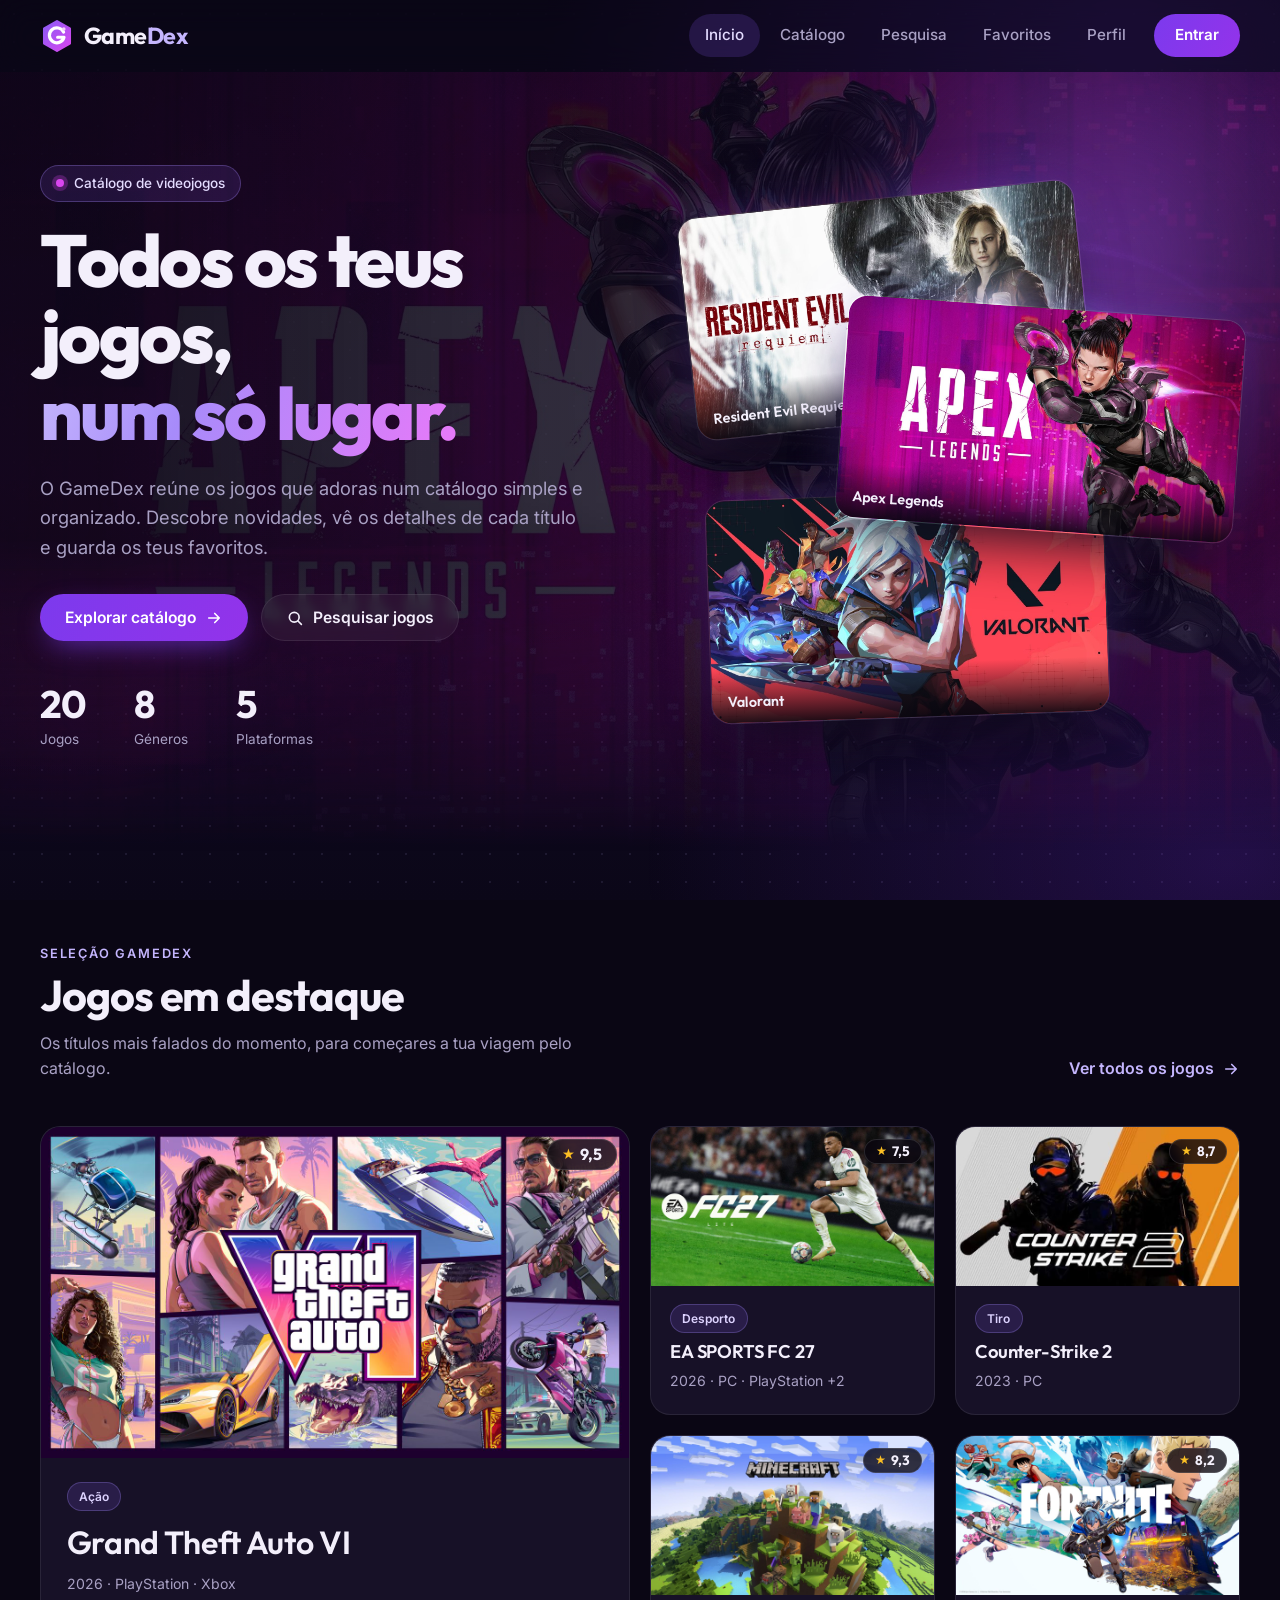
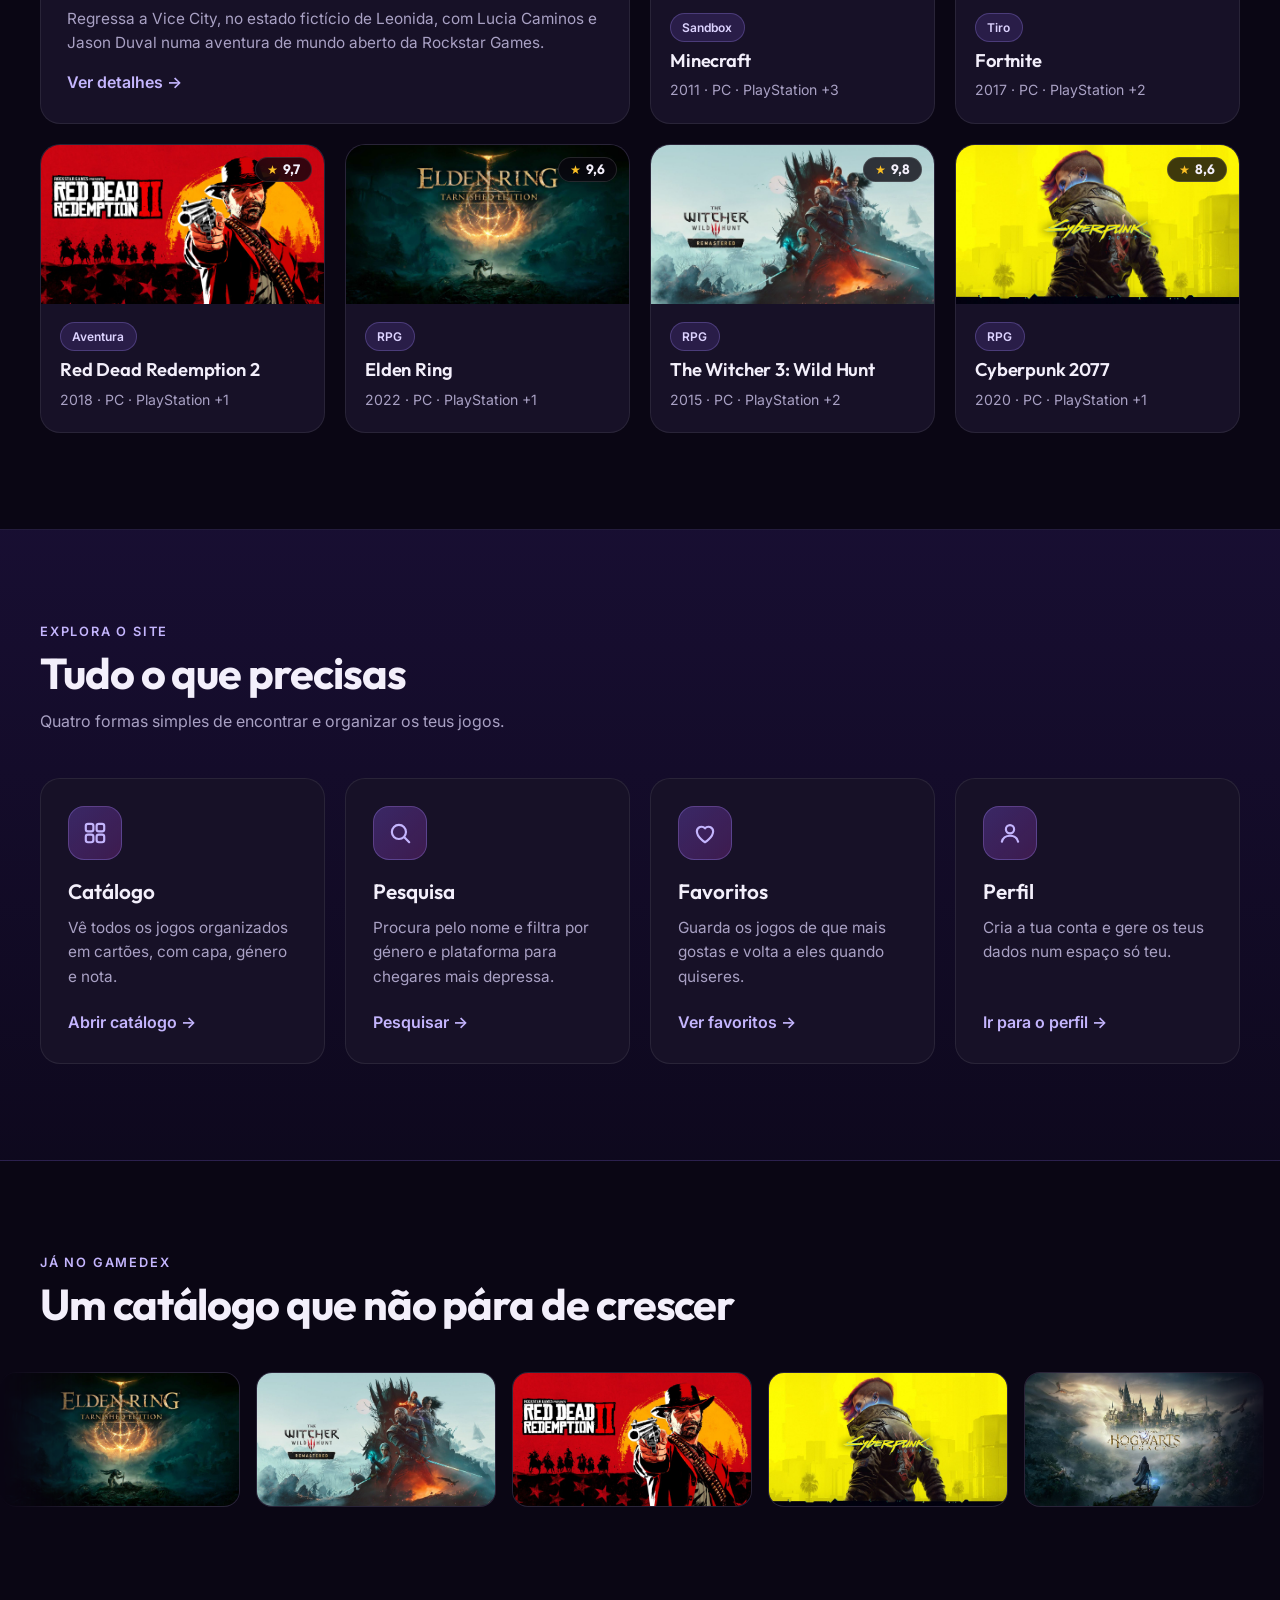
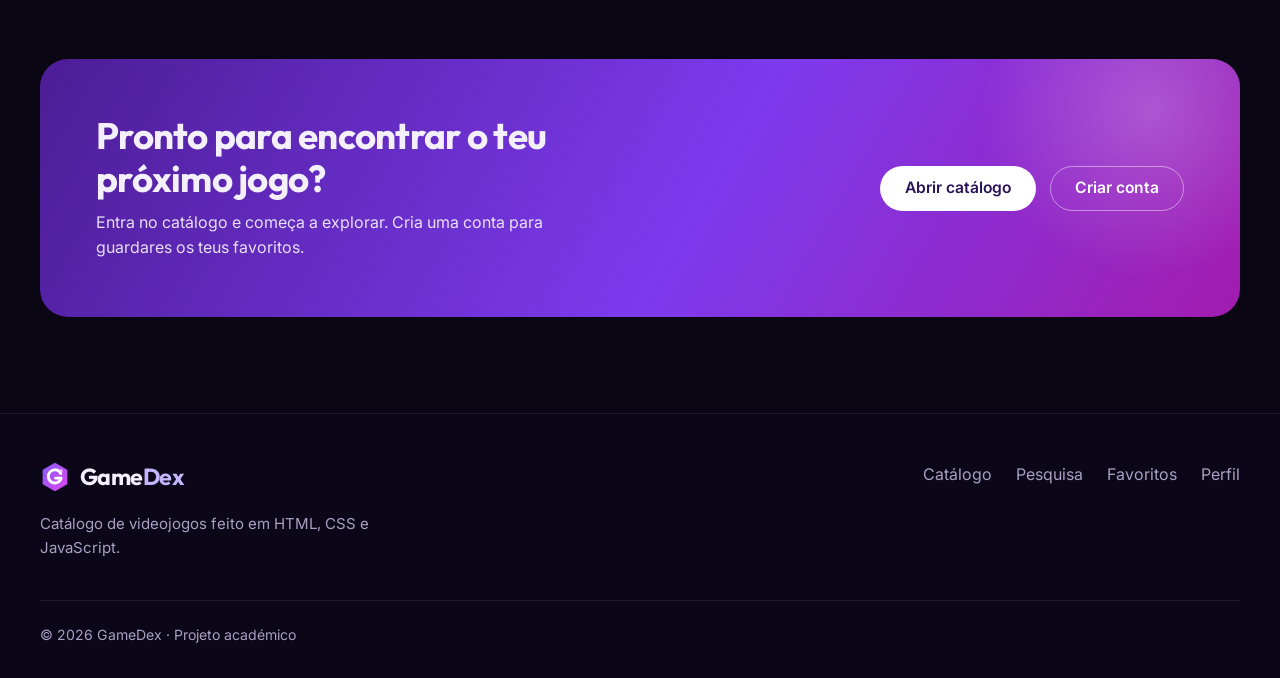
<file: index.html>
<!DOCTYPE html>
<html lang="pt-PT">
<head>
  <meta charset="UTF-8">
  <meta name="viewport" content="width=device-width, initial-scale=1.0">
  <title>GameDex — O teu catálogo de videojogos</title>
  <meta name="description" content="GameDex: descobre, pesquisa e guarda os teus videojogos favoritos num catálogo moderno e organizado.">
  <meta name="theme-color" content="#09060f">
  <link rel="icon" href="data:image/svg+xml,%3Csvg xmlns='http://www.w3.org/2000/svg' viewBox='0 0 32 32'%3E%3Cpath d='M16 2.2 28 9.1v13.8L16 29.8 4 22.9V9.1Z' fill='%237c3aed' stroke='%237c3aed' stroke-width='2.4' stroke-linejoin='round'/%3E%3Cpath d='M22.2 12.4A7 7 0 1 0 22.6 17.2H16.6' fill='none' stroke='white' stroke-width='3' stroke-linecap='round'/%3E%3C/svg%3E">
  <link rel="preconnect" href="https://fonts.googleapis.com">
  <link rel="preconnect" href="https://fonts.gstatic.com" crossorigin>
  <link href="https://fonts.googleapis.com/css2?family=Inter:wght@400;500;600&family=Outfit:wght@500;600;700;800&display=swap" rel="stylesheet">
  <link rel="stylesheet" href="css/style.css">
  <script>document.documentElement.classList.add("js");</script>
</head>
<body>
  <a class="skip-link" href="#conteudo">Saltar para o conteúdo</a>

  <!-- ============ CABEÇALHO (RF 03) ============
       Este bloco é igual em todas as páginas: copiar tal como está.
       O link ativo e o botão Entrar/Sair são tratados por js/app.js. -->
  <header class="site-header">
    <div class="container header-inner">
      <a class="brand" href="index.html" aria-label="GameDex — página inicial">
        <svg class="brand-mark" viewBox="0 0 32 32" width="34" height="34" aria-hidden="true">
          <defs>
            <linearGradient id="brandGrad" x1="0" y1="0" x2="1" y2="1">
              <stop offset="0" stop-color="#8b5cf6"/><stop offset="1" stop-color="#d946ef"/>
            </linearGradient>
          </defs>
          <path d="M16 2.2 28 9.1v13.8L16 29.8 4 22.9V9.1Z" fill="url(#brandGrad)" stroke="url(#brandGrad)" stroke-width="2.4" stroke-linejoin="round"/>
          <path d="M22.2 12.4A7 7 0 1 0 22.6 17.2H16.6" fill="none" stroke="#fff" stroke-width="3" stroke-linecap="round" stroke-linejoin="round"/>
          <circle cx="22.4" cy="9.4" r="1.7" fill="#f5d0fe"/>
        </svg>
        <span class="brand-name">Game<span>Dex</span></span>
      </a>

      <button class="nav-toggle" type="button" aria-expanded="false" aria-controls="menu" aria-label="Abrir menu">
        <span class="bars" aria-hidden="true"></span>
      </button>

      <nav class="nav" id="menu" aria-label="Navegação principal">
        <ul>
          <li><a href="index.html">Início</a></li>
          <li><a href="catalogo.html">Catálogo</a></li>
          <li><a href="pesquisa.html">Pesquisa</a></li>
          <li><a href="favoritos.html">Favoritos</a></li>
          <li><a href="perfil.html">Perfil</a></li>
          <li><a href="login.html" class="nav-cta" id="auth-link">Entrar</a></li>
        </ul>
      </nav>
    </div>
  </header>

  <main id="conteudo" tabindex="-1">

    <!-- ============ HERO (RF 01) ============ -->
    <section class="hero" aria-labelledby="hero-title">
      <img class="hero-bg" src="imgs/hero.jpg" alt="" width="1920" height="1080" fetchpriority="high">
      <div class="hero-glow" aria-hidden="true"></div>

      <div class="container hero-grid">
        <div class="hero-copy">
          <p class="pill"><span class="pill-dot" aria-hidden="true"></span>Catálogo de videojogos</p>
          <h1 id="hero-title">Todos os teus jogos,<br><span class="text-grad">num só lugar.</span></h1>
          <p class="hero-lead">O GameDex reúne os jogos que adoras num catálogo simples e organizado. Descobre novidades, vê os detalhes de cada título e guarda os teus favoritos.</p>
          <div class="hero-actions">
            <a class="btn btn-primary" href="catalogo.html">Explorar catálogo
              <svg viewBox="0 0 24 24" width="18" height="18" aria-hidden="true"><path d="M5 12h14M13 6l6 6-6 6" fill="none" stroke="currentColor" stroke-width="2.2" stroke-linecap="round" stroke-linejoin="round"/></svg>
            </a>
            <a class="btn btn-ghost" href="pesquisa.html">
              <svg viewBox="0 0 24 24" width="18" height="18" aria-hidden="true"><circle cx="11" cy="11" r="6.5" fill="none" stroke="currentColor" stroke-width="2.2"/><path d="m16 16 4.5 4.5" stroke="currentColor" stroke-width="2.2" stroke-linecap="round"/></svg>
              Pesquisar jogos
            </a>
          </div>

          <dl class="stats">
            <div><dt>Jogos</dt><dd><strong id="stat-games" data-fallback="20">20</strong></dd></div>
            <div><dt>Géneros</dt><dd><strong id="stat-genres" data-fallback="8">8</strong></dd></div>
            <div><dt>Plataformas</dt><dd><strong id="stat-platforms" data-fallback="5">5</strong></dd></div>
          </dl>
        </div>

        <div class="hero-stack" aria-hidden="true">
          <figure class="stack-card stack-a"><img src="imgs/6.jpg" alt="" width="1280" height="720"><figcaption>Resident Evil Requiem</figcaption></figure>
          <figure class="stack-card stack-b"><img src="imgs/12.jpg" alt="" width="1280" height="720"><figcaption>Apex Legends</figcaption></figure>
          <figure class="stack-card stack-c"><img src="imgs/11.jpg" alt="" width="1280" height="720"><figcaption>Valorant</figcaption></figure>
        </div>
      </div>
    </section>

    <!-- ============ JOGOS EM DESTAQUE (RF 02) ============ -->
    <section class="section" id="destaques" aria-labelledby="destaques-title">
      <div class="container">
        <div class="section-head reveal">
          <div>
            <p class="eyebrow">Seleção GameDex</p>
            <h2 class="section-title" id="destaques-title">Jogos em destaque</h2>
            <p class="section-sub">Os títulos mais falados do momento, para começares a tua viagem pelo catálogo.</p>
          </div>
          <a class="link-arrow" href="catalogo.html">Ver todos os jogos
            <svg viewBox="0 0 24 24" width="18" height="18" aria-hidden="true"><path d="M5 12h14M13 6l6 6-6 6" fill="none" stroke="currentColor" stroke-width="2.2" stroke-linecap="round" stroke-linejoin="round"/></svg>
          </a>
        </div>

        <div class="featured-grid" id="featured-grid" aria-live="polite">
          <noscript><p class="notice">Ativa o JavaScript para ver os jogos em destaque, ou <a href="catalogo.html">abre o catálogo</a>.</p></noscript>
        </div>
      </div>
    </section>

    <!-- ============ PRINCIPAIS SECÇÕES (RF 01) ============ -->
    <section class="section section-alt" id="seccoes" aria-labelledby="seccoes-title">
      <div class="container">
        <div class="section-head reveal">
          <div>
            <p class="eyebrow">Explora o site</p>
            <h2 class="section-title" id="seccoes-title">Tudo o que precisas</h2>
            <p class="section-sub">Quatro formas simples de encontrar e organizar os teus jogos.</p>
          </div>
        </div>

        <div class="feature-grid">
          <a class="feature reveal" href="catalogo.html">
            <span class="feature-icon" aria-hidden="true"><svg viewBox="0 0 24 24" width="26" height="26"><rect x="3.5" y="3.5" width="7" height="7" rx="2" fill="none" stroke="currentColor" stroke-width="2"/><rect x="13.5" y="3.5" width="7" height="7" rx="2" fill="none" stroke="currentColor" stroke-width="2"/><rect x="3.5" y="13.5" width="7" height="7" rx="2" fill="none" stroke="currentColor" stroke-width="2"/><rect x="13.5" y="13.5" width="7" height="7" rx="2" fill="none" stroke="currentColor" stroke-width="2"/></svg></span>
            <h3>Catálogo</h3>
            <p>Vê todos os jogos organizados em cartões, com capa, género e nota.</p>
            <span class="feature-link">Abrir catálogo <span aria-hidden="true">→</span></span>
          </a>
          <a class="feature reveal" href="pesquisa.html">
            <span class="feature-icon" aria-hidden="true"><svg viewBox="0 0 24 24" width="26" height="26"><circle cx="11" cy="11" r="6.5" fill="none" stroke="currentColor" stroke-width="2"/><path d="m16 16 4.5 4.5" stroke="currentColor" stroke-width="2" stroke-linecap="round"/></svg></span>
            <h3>Pesquisa</h3>
            <p>Procura pelo nome e filtra por género e plataforma para chegares mais depressa.</p>
            <span class="feature-link">Pesquisar <span aria-hidden="true">→</span></span>
          </a>
          <a class="feature reveal" href="favoritos.html">
            <span class="feature-icon" aria-hidden="true"><svg viewBox="0 0 24 24" width="26" height="26"><path d="M12 20.5s-7.5-4.6-7.5-10.2A4.3 4.3 0 0 1 12 7.7a4.3 4.3 0 0 1 7.5 2.6c0 5.6-7.5 10.2-7.5 10.2Z" fill="none" stroke="currentColor" stroke-width="2" stroke-linejoin="round"/></svg></span>
            <h3>Favoritos</h3>
            <p>Guarda os jogos de que mais gostas e volta a eles quando quiseres.</p>
            <span class="feature-link">Ver favoritos <span aria-hidden="true">→</span></span>
          </a>
          <a class="feature reveal" href="perfil.html">
            <span class="feature-icon" aria-hidden="true"><svg viewBox="0 0 24 24" width="26" height="26"><circle cx="12" cy="8.5" r="3.8" fill="none" stroke="currentColor" stroke-width="2"/><path d="M4.5 20c.9-3.6 3.9-5.5 7.5-5.5s6.6 1.9 7.5 5.5" fill="none" stroke="currentColor" stroke-width="2" stroke-linecap="round"/></svg></span>
            <h3>Perfil</h3>
            <p>Cria a tua conta e gere os teus dados num espaço só teu.</p>
            <span class="feature-link">Ir para o perfil <span aria-hidden="true">→</span></span>
          </a>
        </div>
      </div>
    </section>

    <!-- ============ FAIXA DE CAPAS ============ -->
    <section class="section section-tight" aria-labelledby="faixa-title">
      <div class="container">
        <div class="section-head reveal">
          <div>
            <p class="eyebrow">Já no GameDex</p>
            <h2 class="section-title" id="faixa-title">Um catálogo que não pára de crescer</h2>
          </div>
        </div>
      </div>
      <div class="marquee" id="marquee" aria-label="Capas de jogos do catálogo"></div>
    </section>

    <!-- ============ CHAMADA À AÇÃO ============ -->
    <section class="section" aria-labelledby="cta-title">
      <div class="container">
        <div class="cta reveal">
          <div>
            <h2 id="cta-title">Pronto para encontrar o teu próximo jogo?</h2>
            <p>Entra no catálogo e começa a explorar. Cria uma conta para guardares os teus favoritos.</p>
          </div>
          <div class="cta-actions">
            <a class="btn btn-light" href="catalogo.html">Abrir catálogo</a>
            <a class="btn btn-outline" href="login.html">Criar conta</a>
          </div>
        </div>
      </div>
    </section>
  </main>

  <!-- ============ RODAPÉ ============ -->
  <footer class="site-footer">
    <div class="container footer-inner">
      <div class="footer-brand">
        <a class="brand" href="index.html" aria-label="GameDex — página inicial">
          <svg class="brand-mark" viewBox="0 0 32 32" width="30" height="30" aria-hidden="true"><path d="M16 2.2 28 9.1v13.8L16 29.8 4 22.9V9.1Z" fill="url(#brandGrad)" stroke="url(#brandGrad)" stroke-width="2.4" stroke-linejoin="round"/>
          <path d="M22.2 12.4A7 7 0 1 0 22.6 17.2H16.6" fill="none" stroke="#fff" stroke-width="3" stroke-linecap="round" stroke-linejoin="round"/>
          <circle cx="22.4" cy="9.4" r="1.7" fill="#f5d0fe"/></svg>
          <span class="brand-name">Game<span>Dex</span></span>
        </a>
        <p>Catálogo de videojogos feito em HTML, CSS e JavaScript.</p>
      </div>
      <nav class="footer-nav" aria-label="Navegação do rodapé">
        <a href="catalogo.html">Catálogo</a>
        <a href="pesquisa.html">Pesquisa</a>
        <a href="favoritos.html">Favoritos</a>
        <a href="perfil.html">Perfil</a>
      </nav>
    </div>
    <div class="container footer-bottom">
      <p>© <span id="year">2026</span> GameDex · Projeto académico</p>
    </div>
  </footer>

  <script src="js/data.js"></script>
  <script src="js/app.js"></script>
</body>
</html>
</file>
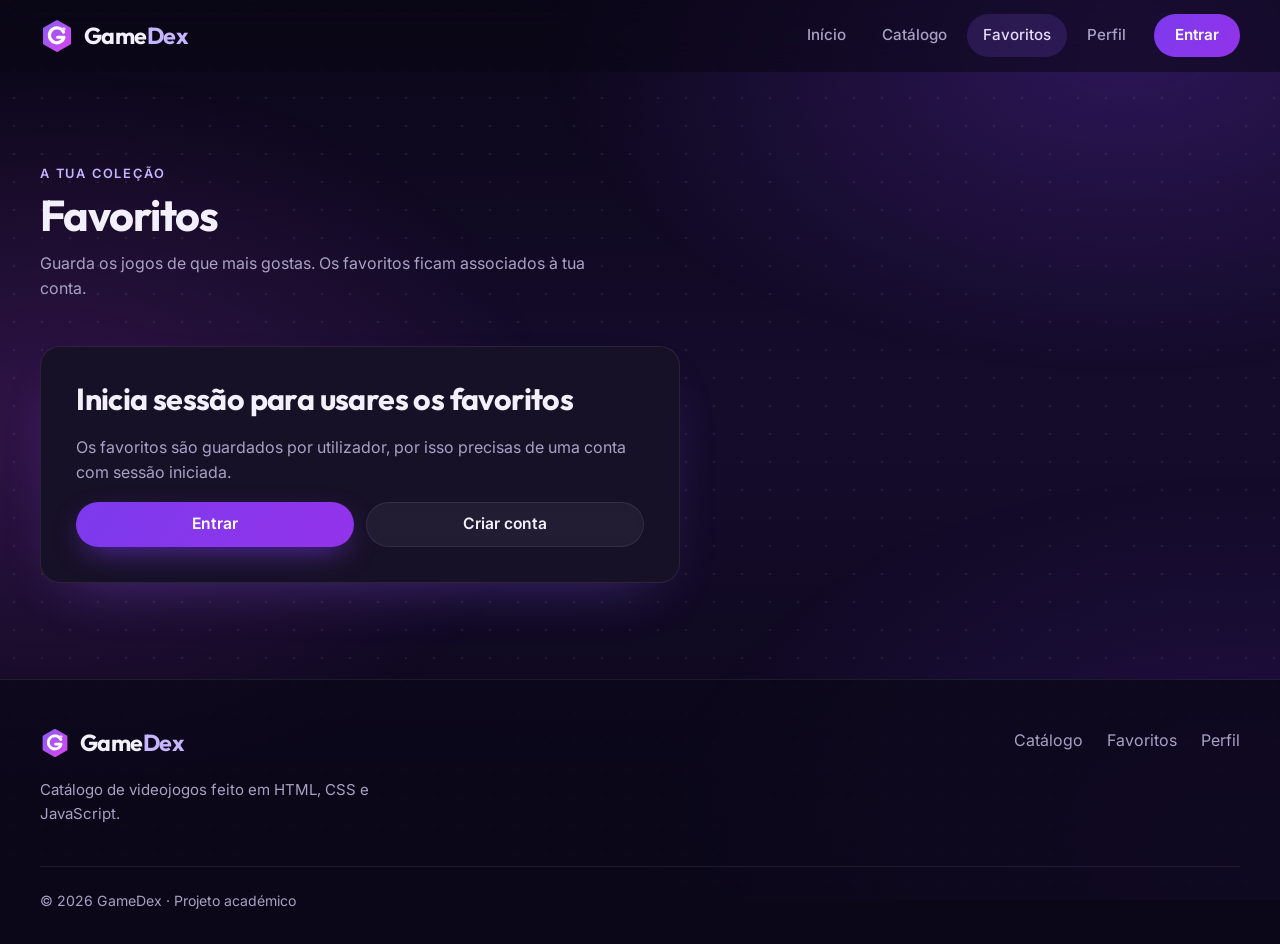
<file: favoritos.html>
<!DOCTYPE html>
<html lang="pt-PT">
<head>
  <meta charset="UTF-8">
  <meta name="viewport" content="width=device-width, initial-scale=1.0">
  <title>Favoritos — GameDex</title>
  <meta name="description" content="Os teus videojogos favoritos no GameDex: adiciona, consulta e remove jogos da tua lista.">
  <meta name="theme-color" content="#09060f">
  <link rel="icon" href="data:image/svg+xml,%3Csvg xmlns='http://www.w3.org/2000/svg' viewBox='0 0 32 32'%3E%3Cpath d='M16 2.2 28 9.1v13.8L16 29.8 4 22.9V9.1Z' fill='%237c3aed' stroke='%237c3aed' stroke-width='2.4' stroke-linejoin='round'/%3E%3Cpath d='M22.2 12.4A7 7 0 1 0 22.6 17.2H16.6' fill='none' stroke='white' stroke-width='3' stroke-linecap='round'/%3E%3C/svg%3E">
  <link rel="preconnect" href="https://fonts.googleapis.com">
  <link rel="preconnect" href="https://fonts.gstatic.com" crossorigin>
  <link href="https://fonts.googleapis.com/css2?family=Inter:wght@400;500;600&family=Outfit:wght@500;600;700;800&display=swap" rel="stylesheet">
  <link rel="stylesheet" href="css/style.css">
  <link rel="stylesheet" href="css/utilizadores.css">
  <script>document.documentElement.classList.add("js");</script>
</head>
<body>
  <a class="skip-link" href="#conteudo">Saltar para o conteúdo</a>

  <!-- ============ CABEÇALHO (RF 03) ============
       Este bloco é igual em todas as páginas: copiar tal como está.
       O link ativo e o botão Entrar/Sair são tratados por js/app.js. -->
  <header class="site-header">
    <div class="container header-inner">
      <a class="brand" href="index.html" aria-label="GameDex — página inicial">
        <svg class="brand-mark" viewBox="0 0 32 32" width="34" height="34" aria-hidden="true">
          <defs>
            <linearGradient id="brandGrad" x1="0" y1="0" x2="1" y2="1">
              <stop offset="0" stop-color="#8b5cf6"/><stop offset="1" stop-color="#d946ef"/>
            </linearGradient>
          </defs>
          <path d="M16 2.2 28 9.1v13.8L16 29.8 4 22.9V9.1Z" fill="url(#brandGrad)" stroke="url(#brandGrad)" stroke-width="2.4" stroke-linejoin="round"/>
          <path d="M22.2 12.4A7 7 0 1 0 22.6 17.2H16.6" fill="none" stroke="#fff" stroke-width="3" stroke-linecap="round" stroke-linejoin="round"/>
          <circle cx="22.4" cy="9.4" r="1.7" fill="#f5d0fe"/>
        </svg>
        <span class="brand-name">Game<span>Dex</span></span>
      </a>

      <button class="nav-toggle" type="button" aria-expanded="false" aria-controls="menu" aria-label="Abrir menu">
        <span class="bars" aria-hidden="true"></span>
      </button>

      <nav class="nav" id="menu" aria-label="Navegação principal">
        <ul>
          <li><a href="index.html">Início</a></li>
          <li><a href="catalogo.html">Catálogo</a></li>
          <li><a href="favoritos.html">Favoritos</a></li>
          <li><a href="perfil.html">Perfil</a></li>
          <li><a href="login.html" class="nav-cta" id="auth-link">Entrar</a></li>
        </ul>
      </nav>
    </div>
  </header>

  <main id="conteudo" tabindex="-1">
    <section class="section" id="fav-root">
      <div class="container">
        <div class="section-head">
          <div>
            <p class="eyebrow">A tua coleção</p>
            <h1 class="section-title">Favoritos</h1>
            <p class="section-sub">Guarda os jogos de que mais gostas. Os favoritos ficam associados à tua conta.</p>
          </div>
        </div>

        <div class="u-card u-gate" id="fav-gate" hidden>
          <h2 class="u-h2">Inicia sessão para usares os favoritos</h2>
          <p class="u-lead">Os favoritos são guardados por utilizador, por isso precisas de uma conta com sessão iniciada.</p>
          <div class="u-actions">
            <a class="btn btn-primary" href="login.html">Entrar</a>
            <a class="btn btn-ghost" href="registo.html">Criar conta</a>
          </div>
        </div>

        <div id="fav-app" hidden>
          <div class="u-msg" id="fav-status" role="status" aria-live="polite" hidden></div>

          <h2 class="u-h2" id="fav-title" tabindex="-1">Os teus favoritos <span class="u-count" id="fav-count"></span></h2>
          <div class="u-grid" id="fav-grid"></div>
          <p class="notice" id="fav-empty" hidden>Ainda não tens jogos favoritos. Escolhe alguns na lista abaixo.</p>

          <h2 class="u-h2">Adicionar jogos <span class="u-count" id="add-count"></span></h2>
          <form class="u-search" id="add-search-form" role="search">
            <label class="u-label" for="add-search">Procurar jogo pelo nome</label>
            <input class="u-input" type="search" id="add-search" autocomplete="off" placeholder="Ex.: Elden Ring">
          </form>
          <div class="u-grid" id="add-grid"></div>
          <p class="notice" id="add-empty" hidden>Não encontrámos jogos com esse nome.</p>
        </div>
      </div>
    </section>
  </main>

  <!-- ============ RODAPÉ ============ -->
  <footer class="site-footer">
    <div class="container footer-inner">
      <div class="footer-brand">
        <a class="brand" href="index.html" aria-label="GameDex — página inicial">
          <svg class="brand-mark" viewBox="0 0 32 32" width="30" height="30" aria-hidden="true"><path d="M16 2.2 28 9.1v13.8L16 29.8 4 22.9V9.1Z" fill="url(#brandGrad)" stroke="url(#brandGrad)" stroke-width="2.4" stroke-linejoin="round"/>
          <path d="M22.2 12.4A7 7 0 1 0 22.6 17.2H16.6" fill="none" stroke="#fff" stroke-width="3" stroke-linecap="round" stroke-linejoin="round"/>
          <circle cx="22.4" cy="9.4" r="1.7" fill="#f5d0fe"/></svg>
          <span class="brand-name">Game<span>Dex</span></span>
        </a>
        <p>Catálogo de videojogos feito em HTML, CSS e JavaScript.</p>
      </div>
      <nav class="footer-nav" aria-label="Navegação do rodapé">
        <a href="catalogo.html">Catálogo</a>
        <a href="favoritos.html">Favoritos</a>
        <a href="perfil.html">Perfil</a>
      </nav>
    </div>
    <div class="container footer-bottom">
      <p>© <span id="year">2026</span> GameDex · Projeto académico</p>
    </div>
  </footer>

  <script src="js/data.js"></script>
  <script src="js/app.js"></script>
  <script src="js/utilizadores.js"></script>
</body>
</html>
</file>
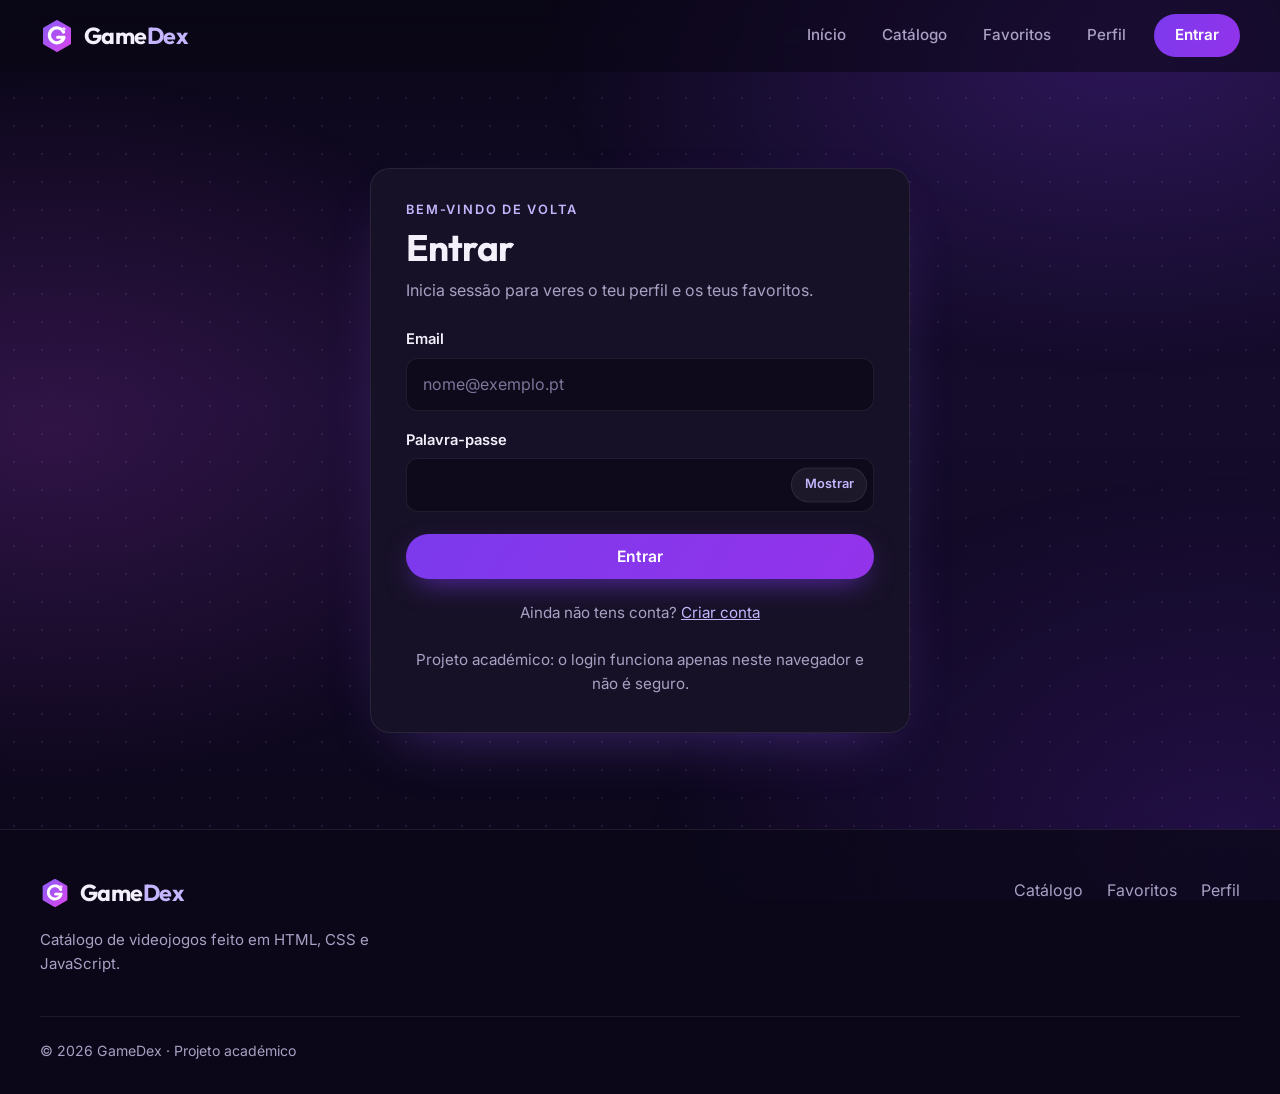
<file: login.html>
<!DOCTYPE html>
<html lang="pt-PT">
<head>
  <meta charset="UTF-8">
  <meta name="viewport" content="width=device-width, initial-scale=1.0">
  <title>Entrar — GameDex</title>
  <meta name="description" content="Inicia sessão no GameDex para veres o teu perfil e os teus jogos favoritos.">
  <meta name="theme-color" content="#09060f">
  <link rel="icon" href="data:image/svg+xml,%3Csvg xmlns='http://www.w3.org/2000/svg' viewBox='0 0 32 32'%3E%3Cpath d='M16 2.2 28 9.1v13.8L16 29.8 4 22.9V9.1Z' fill='%237c3aed' stroke='%237c3aed' stroke-width='2.4' stroke-linejoin='round'/%3E%3Cpath d='M22.2 12.4A7 7 0 1 0 22.6 17.2H16.6' fill='none' stroke='white' stroke-width='3' stroke-linecap='round'/%3E%3C/svg%3E">
  <link rel="preconnect" href="https://fonts.googleapis.com">
  <link rel="preconnect" href="https://fonts.gstatic.com" crossorigin>
  <link href="https://fonts.googleapis.com/css2?family=Inter:wght@400;500;600&family=Outfit:wght@500;600;700;800&display=swap" rel="stylesheet">
  <link rel="stylesheet" href="css/style.css">
  <link rel="stylesheet" href="css/utilizadores.css">
  <script>document.documentElement.classList.add("js");</script>
</head>
<body>
  <a class="skip-link" href="#conteudo">Saltar para o conteúdo</a>

  <!-- ============ CABEÇALHO (RF 03) ============
       Este bloco é igual em todas as páginas: copiar tal como está.
       O link ativo e o botão Entrar/Sair são tratados por js/app.js. -->
  <header class="site-header">
    <div class="container header-inner">
      <a class="brand" href="index.html" aria-label="GameDex — página inicial">
        <svg class="brand-mark" viewBox="0 0 32 32" width="34" height="34" aria-hidden="true">
          <defs>
            <linearGradient id="brandGrad" x1="0" y1="0" x2="1" y2="1">
              <stop offset="0" stop-color="#8b5cf6"/><stop offset="1" stop-color="#d946ef"/>
            </linearGradient>
          </defs>
          <path d="M16 2.2 28 9.1v13.8L16 29.8 4 22.9V9.1Z" fill="url(#brandGrad)" stroke="url(#brandGrad)" stroke-width="2.4" stroke-linejoin="round"/>
          <path d="M22.2 12.4A7 7 0 1 0 22.6 17.2H16.6" fill="none" stroke="#fff" stroke-width="3" stroke-linecap="round" stroke-linejoin="round"/>
          <circle cx="22.4" cy="9.4" r="1.7" fill="#f5d0fe"/>
        </svg>
        <span class="brand-name">Game<span>Dex</span></span>
      </a>

      <button class="nav-toggle" type="button" aria-expanded="false" aria-controls="menu" aria-label="Abrir menu">
        <span class="bars" aria-hidden="true"></span>
      </button>

      <nav class="nav" id="menu" aria-label="Navegação principal">
        <ul>
          <li><a href="index.html">Início</a></li>
          <li><a href="catalogo.html">Catálogo</a></li>
          <li><a href="favoritos.html">Favoritos</a></li>
          <li><a href="perfil.html">Perfil</a></li>
          <li><a href="login.html" class="nav-cta" id="auth-link">Entrar</a></li>
        </ul>
      </nav>
    </div>
  </header>

  <main id="conteudo" tabindex="-1">
    <section class="section">
      <div class="container">
        <div class="u-wrap">
          <div class="u-card">
            <p class="eyebrow">Bem-vindo de volta</p>
            <h1>Entrar</h1>
            <p class="u-lead">Inicia sessão para veres o teu perfil e os teus favoritos.</p>

            <div class="u-msg is-ok" id="ja-logado" hidden>Já tens sessão iniciada como <strong id="ja-logado-nome"></strong>. <a href="perfil.html">Ir para o perfil</a></div>

            <form class="u-form" id="login-form" novalidate>
              <div class="u-field">
                <label class="u-label" for="email">Email</label>
                <input class="u-input" type="email" id="email" name="email" autocomplete="email" inputmode="email" maxlength="254" placeholder="nome@exemplo.pt" required aria-describedby="email-erro">
                <p class="u-error" id="email-erro"></p>
              </div>

              <div class="u-field">
                <label class="u-label" for="palavra-passe">Palavra-passe</label>
                <div class="u-pass">
                  <input class="u-input" type="password" id="palavra-passe" name="palavra-passe" autocomplete="current-password" maxlength="128" required aria-describedby="palavra-passe-erro">
                  <button class="u-toggle" type="button" data-target="palavra-passe" aria-pressed="false">Mostrar</button>
                </div>
                <p class="u-error" id="palavra-passe-erro"></p>
              </div>

              <div class="u-msg" id="form-msg" role="status" aria-live="polite" hidden></div>

              <button class="btn btn-primary u-submit" type="submit" id="login-submit">Entrar</button>
            </form>

            <p class="u-alt" data-hide-when-logged>Ainda não tens conta? <a href="registo.html">Criar conta</a></p>
            <p class="u-hint u-alt" data-hide-when-logged>Projeto académico: o login funciona apenas neste navegador e não é seguro.</p>
          </div>
        </div>
      </div>
    </section>
  </main>

  <!-- ============ RODAPÉ ============ -->
  <footer class="site-footer">
    <div class="container footer-inner">
      <div class="footer-brand">
        <a class="brand" href="index.html" aria-label="GameDex — página inicial">
          <svg class="brand-mark" viewBox="0 0 32 32" width="30" height="30" aria-hidden="true"><path d="M16 2.2 28 9.1v13.8L16 29.8 4 22.9V9.1Z" fill="url(#brandGrad)" stroke="url(#brandGrad)" stroke-width="2.4" stroke-linejoin="round"/>
          <path d="M22.2 12.4A7 7 0 1 0 22.6 17.2H16.6" fill="none" stroke="#fff" stroke-width="3" stroke-linecap="round" stroke-linejoin="round"/>
          <circle cx="22.4" cy="9.4" r="1.7" fill="#f5d0fe"/></svg>
          <span class="brand-name">Game<span>Dex</span></span>
        </a>
        <p>Catálogo de videojogos feito em HTML, CSS e JavaScript.</p>
      </div>
      <nav class="footer-nav" aria-label="Navegação do rodapé">
        <a href="catalogo.html">Catálogo</a>
        <a href="favoritos.html">Favoritos</a>
        <a href="perfil.html">Perfil</a>
      </nav>
    </div>
    <div class="container footer-bottom">
      <p>© <span id="year">2026</span> GameDex · Projeto académico</p>
    </div>
  </footer>

  <script src="js/app.js"></script>
  <script src="js/utilizadores.js"></script>
</body>
</html>
</file>
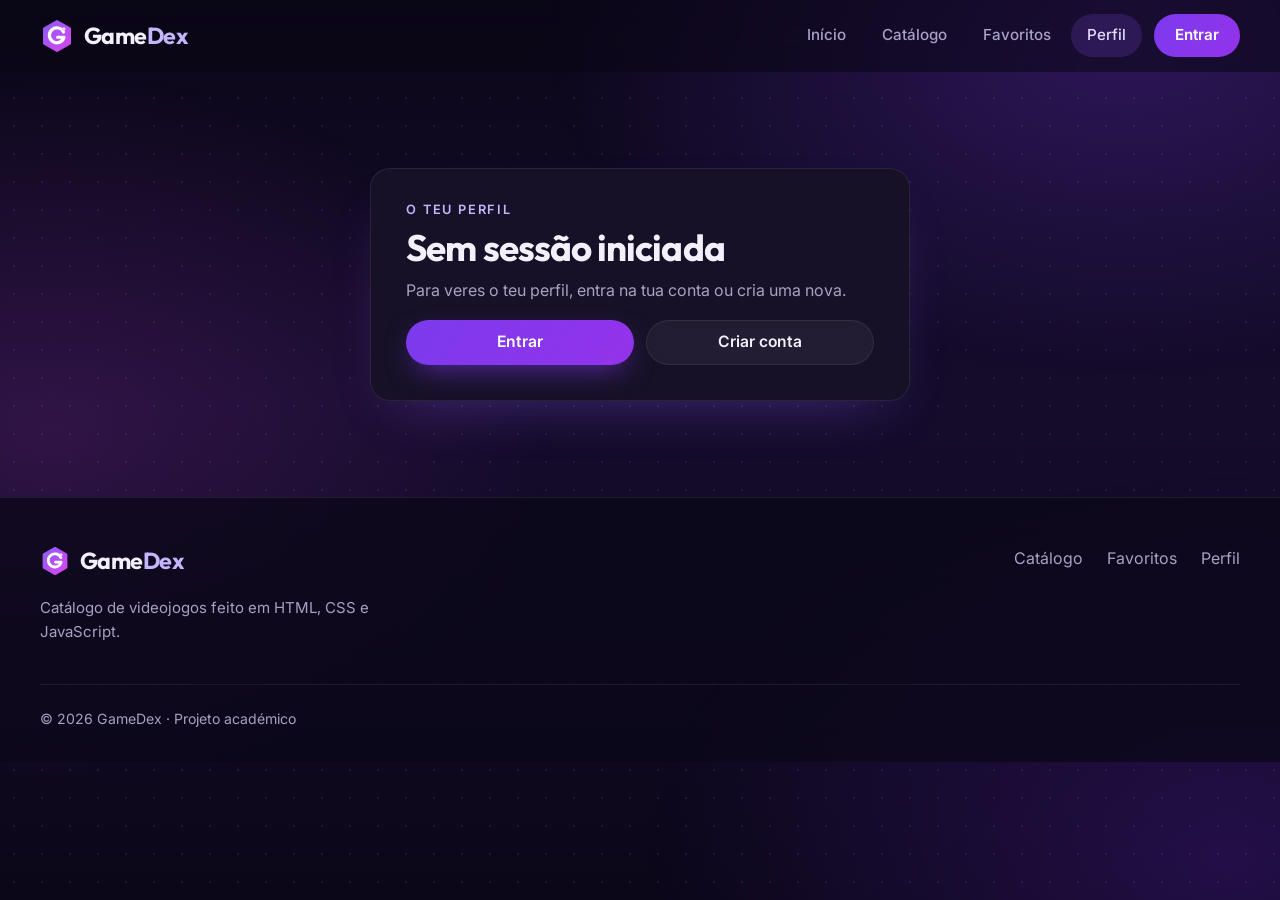
<file: perfil.html>
<!DOCTYPE html>
<html lang="pt-PT">
<head>
  <meta charset="UTF-8">
  <meta name="viewport" content="width=device-width, initial-scale=1.0">
  <title>O meu perfil — GameDex</title>
  <meta name="description" content="O teu perfil no GameDex: informações da conta e acesso aos teus favoritos.">
  <meta name="theme-color" content="#09060f">
  <link rel="icon" href="data:image/svg+xml,%3Csvg xmlns='http://www.w3.org/2000/svg' viewBox='0 0 32 32'%3E%3Cpath d='M16 2.2 28 9.1v13.8L16 29.8 4 22.9V9.1Z' fill='%237c3aed' stroke='%237c3aed' stroke-width='2.4' stroke-linejoin='round'/%3E%3Cpath d='M22.2 12.4A7 7 0 1 0 22.6 17.2H16.6' fill='none' stroke='white' stroke-width='3' stroke-linecap='round'/%3E%3C/svg%3E">
  <link rel="preconnect" href="https://fonts.googleapis.com">
  <link rel="preconnect" href="https://fonts.gstatic.com" crossorigin>
  <link href="https://fonts.googleapis.com/css2?family=Inter:wght@400;500;600&family=Outfit:wght@500;600;700;800&display=swap" rel="stylesheet">
  <link rel="stylesheet" href="css/style.css">
  <link rel="stylesheet" href="css/utilizadores.css">
  <script>document.documentElement.classList.add("js");</script>
</head>
<body>
  <a class="skip-link" href="#conteudo">Saltar para o conteúdo</a>

  <!-- ============ CABEÇALHO (RF 03) ============
       Este bloco é igual em todas as páginas: copiar tal como está.
       O link ativo e o botão Entrar/Sair são tratados por js/app.js. -->
  <header class="site-header">
    <div class="container header-inner">
      <a class="brand" href="index.html" aria-label="GameDex — página inicial">
        <svg class="brand-mark" viewBox="0 0 32 32" width="34" height="34" aria-hidden="true">
          <defs>
            <linearGradient id="brandGrad" x1="0" y1="0" x2="1" y2="1">
              <stop offset="0" stop-color="#8b5cf6"/><stop offset="1" stop-color="#d946ef"/>
            </linearGradient>
          </defs>
          <path d="M16 2.2 28 9.1v13.8L16 29.8 4 22.9V9.1Z" fill="url(#brandGrad)" stroke="url(#brandGrad)" stroke-width="2.4" stroke-linejoin="round"/>
          <path d="M22.2 12.4A7 7 0 1 0 22.6 17.2H16.6" fill="none" stroke="#fff" stroke-width="3" stroke-linecap="round" stroke-linejoin="round"/>
          <circle cx="22.4" cy="9.4" r="1.7" fill="#f5d0fe"/>
        </svg>
        <span class="brand-name">Game<span>Dex</span></span>
      </a>

      <button class="nav-toggle" type="button" aria-expanded="false" aria-controls="menu" aria-label="Abrir menu">
        <span class="bars" aria-hidden="true"></span>
      </button>

      <nav class="nav" id="menu" aria-label="Navegação principal">
        <ul>
          <li><a href="index.html">Início</a></li>
          <li><a href="catalogo.html">Catálogo</a></li>
          <li><a href="favoritos.html">Favoritos</a></li>
          <li><a href="perfil.html">Perfil</a></li>
          <li><a href="login.html" class="nav-cta" id="auth-link">Entrar</a></li>
        </ul>
      </nav>
    </div>
  </header>

  <main id="conteudo" tabindex="-1">
    <section class="section" id="perfil-root">
      <div class="container">
        <div class="u-wrap">

          <div class="u-card u-gate" id="perfil-gate" hidden>
            <p class="eyebrow">O teu perfil</p>
            <h1>Sem sessão iniciada</h1>
            <p class="u-lead">Para veres o teu perfil, entra na tua conta ou cria uma nova.</p>
            <div class="u-actions">
              <a class="btn btn-primary" href="login.html">Entrar</a>
              <a class="btn btn-ghost" href="registo.html">Criar conta</a>
            </div>
          </div>

          <div class="u-card" id="perfil-conteudo" hidden>
            <div class="u-profile-head">
              <span class="u-avatar" id="perfil-avatar" aria-hidden="true"></span>
              <div>
                <p class="eyebrow">O teu perfil</p>
                <h1 id="perfil-nome"></h1>
              </div>
            </div>

            <dl class="u-info">
              <div><dt>Nome</dt><dd id="perfil-nome-completo"></dd></div>
              <div><dt>Email</dt><dd id="perfil-email"></dd></div>
              <div><dt>Conta criada em</dt><dd id="perfil-desde"></dd></div>
              <div><dt>Jogos favoritos</dt><dd id="perfil-favs"></dd></div>
            </dl>

            <div class="u-actions">
              <a class="btn btn-primary" href="favoritos.html">Ver favoritos</a>
              <button class="btn btn-ghost" type="button" id="btn-logout">Terminar sessão</button>
            </div>

            <p class="u-warning">Projeto académico: os dados desta conta ficam apenas neste navegador e a palavra-passe nunca é mostrada.</p>
          </div>

        </div>
      </div>
    </section>
  </main>

  <!-- ============ RODAPÉ ============ -->
  <footer class="site-footer">
    <div class="container footer-inner">
      <div class="footer-brand">
        <a class="brand" href="index.html" aria-label="GameDex — página inicial">
          <svg class="brand-mark" viewBox="0 0 32 32" width="30" height="30" aria-hidden="true"><path d="M16 2.2 28 9.1v13.8L16 29.8 4 22.9V9.1Z" fill="url(#brandGrad)" stroke="url(#brandGrad)" stroke-width="2.4" stroke-linejoin="round"/>
          <path d="M22.2 12.4A7 7 0 1 0 22.6 17.2H16.6" fill="none" stroke="#fff" stroke-width="3" stroke-linecap="round" stroke-linejoin="round"/>
          <circle cx="22.4" cy="9.4" r="1.7" fill="#f5d0fe"/></svg>
          <span class="brand-name">Game<span>Dex</span></span>
        </a>
        <p>Catálogo de videojogos feito em HTML, CSS e JavaScript.</p>
      </div>
      <nav class="footer-nav" aria-label="Navegação do rodapé">
        <a href="catalogo.html">Catálogo</a>
        <a href="favoritos.html">Favoritos</a>
        <a href="perfil.html">Perfil</a>
      </nav>
    </div>
    <div class="container footer-bottom">
      <p>© <span id="year">2026</span> GameDex · Projeto académico</p>
    </div>
  </footer>

  <script src="js/data.js"></script>
  <script src="js/app.js"></script>
  <script src="js/utilizadores.js"></script>
</body>
</html>
</file>
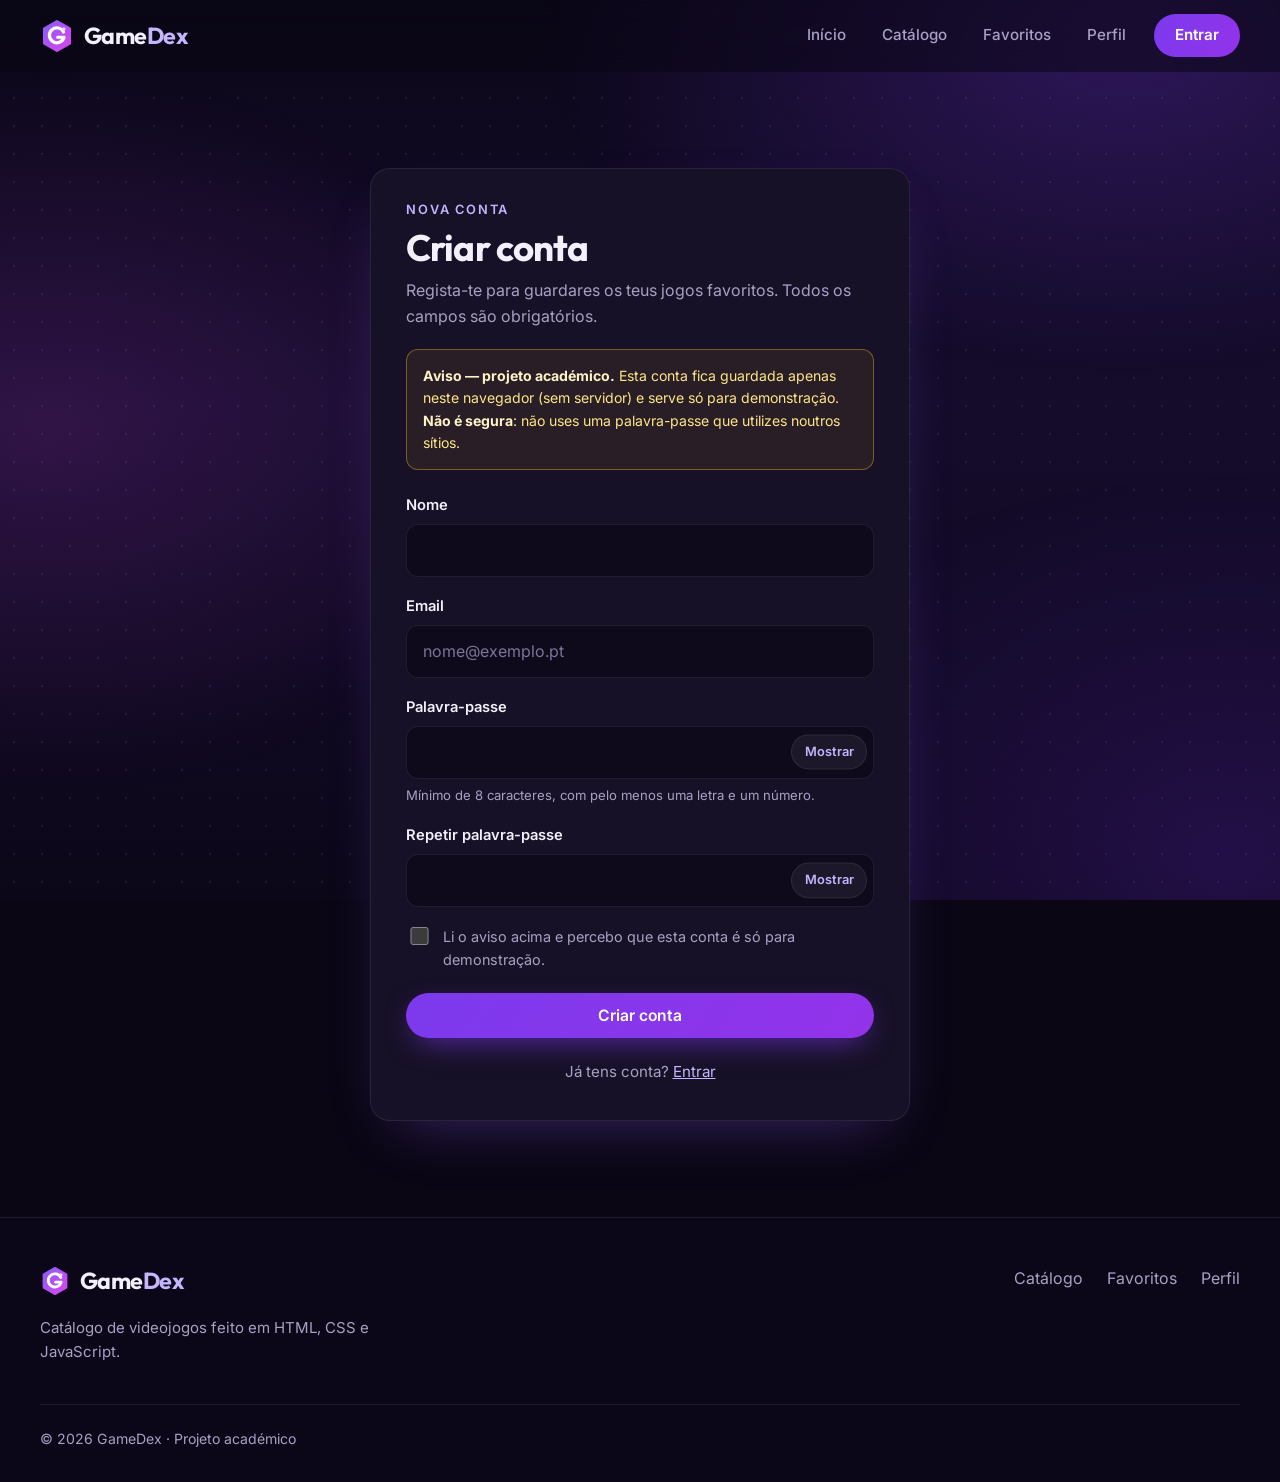
<file: registo.html>
<!DOCTYPE html>
<html lang="pt-PT">
<head>
  <meta charset="UTF-8">
  <meta name="viewport" content="width=device-width, initial-scale=1.0">
  <title>Criar conta — GameDex</title>
  <meta name="description" content="Cria a tua conta no GameDex para guardares os teus videojogos favoritos.">
  <meta name="theme-color" content="#09060f">
  <link rel="icon" href="data:image/svg+xml,%3Csvg xmlns='http://www.w3.org/2000/svg' viewBox='0 0 32 32'%3E%3Cpath d='M16 2.2 28 9.1v13.8L16 29.8 4 22.9V9.1Z' fill='%237c3aed' stroke='%237c3aed' stroke-width='2.4' stroke-linejoin='round'/%3E%3Cpath d='M22.2 12.4A7 7 0 1 0 22.6 17.2H16.6' fill='none' stroke='white' stroke-width='3' stroke-linecap='round'/%3E%3C/svg%3E">
  <link rel="preconnect" href="https://fonts.googleapis.com">
  <link rel="preconnect" href="https://fonts.gstatic.com" crossorigin>
  <link href="https://fonts.googleapis.com/css2?family=Inter:wght@400;500;600&family=Outfit:wght@500;600;700;800&display=swap" rel="stylesheet">
  <link rel="stylesheet" href="css/style.css">
  <link rel="stylesheet" href="css/utilizadores.css">
  <script>document.documentElement.classList.add("js");</script>
</head>
<body>
  <a class="skip-link" href="#conteudo">Saltar para o conteúdo</a>

  <!-- ============ CABEÇALHO (RF 03) ============
       Este bloco é igual em todas as páginas: copiar tal como está.
       O link ativo e o botão Entrar/Sair são tratados por js/app.js. -->
  <header class="site-header">
    <div class="container header-inner">
      <a class="brand" href="index.html" aria-label="GameDex — página inicial">
        <svg class="brand-mark" viewBox="0 0 32 32" width="34" height="34" aria-hidden="true">
          <defs>
            <linearGradient id="brandGrad" x1="0" y1="0" x2="1" y2="1">
              <stop offset="0" stop-color="#8b5cf6"/><stop offset="1" stop-color="#d946ef"/>
            </linearGradient>
          </defs>
          <path d="M16 2.2 28 9.1v13.8L16 29.8 4 22.9V9.1Z" fill="url(#brandGrad)" stroke="url(#brandGrad)" stroke-width="2.4" stroke-linejoin="round"/>
          <path d="M22.2 12.4A7 7 0 1 0 22.6 17.2H16.6" fill="none" stroke="#fff" stroke-width="3" stroke-linecap="round" stroke-linejoin="round"/>
          <circle cx="22.4" cy="9.4" r="1.7" fill="#f5d0fe"/>
        </svg>
        <span class="brand-name">Game<span>Dex</span></span>
      </a>

      <button class="nav-toggle" type="button" aria-expanded="false" aria-controls="menu" aria-label="Abrir menu">
        <span class="bars" aria-hidden="true"></span>
      </button>

      <nav class="nav" id="menu" aria-label="Navegação principal">
        <ul>
          <li><a href="index.html">Início</a></li>
          <li><a href="catalogo.html">Catálogo</a></li>
          <li><a href="favoritos.html">Favoritos</a></li>
          <li><a href="perfil.html">Perfil</a></li>
          <li><a href="login.html" class="nav-cta" id="auth-link">Entrar</a></li>
        </ul>
      </nav>
    </div>
  </header>

  <main id="conteudo" tabindex="-1">
    <section class="section">
      <div class="container">
        <div class="u-wrap">
          <div class="u-card">
            <p class="eyebrow">Nova conta</p>
            <h1>Criar conta</h1>
            <p class="u-lead">Regista-te para guardares os teus jogos favoritos. Todos os campos são obrigatórios.</p>

            <div class="u-msg is-ok" id="ja-logado" hidden>Já tens sessão iniciada como <strong id="ja-logado-nome"></strong>. <a href="perfil.html">Ir para o perfil</a></div>

            <div class="u-warning" role="note" data-hide-when-logged>
              <strong>Aviso — projeto académico.</strong> Esta conta fica guardada apenas neste navegador (sem servidor) e serve só para demonstração. <strong>Não é segura</strong>: não uses uma palavra-passe que utilizes noutros sítios.
            </div>

            <form class="u-form" id="registo-form" novalidate>
              <div class="u-field">
                <label class="u-label" for="nome">Nome</label>
                <input class="u-input" type="text" id="nome" name="nome" autocomplete="name" maxlength="50" required aria-describedby="nome-erro">
                <p class="u-error" id="nome-erro"></p>
              </div>

              <div class="u-field">
                <label class="u-label" for="email">Email</label>
                <input class="u-input" type="email" id="email" name="email" autocomplete="email" inputmode="email" maxlength="254" placeholder="nome@exemplo.pt" required aria-describedby="email-erro">
                <p class="u-error" id="email-erro"></p>
              </div>

              <div class="u-field">
                <label class="u-label" for="palavra-passe">Palavra-passe</label>
                <div class="u-pass">
                  <input class="u-input" type="password" id="palavra-passe" name="palavra-passe" autocomplete="new-password" maxlength="128" required aria-describedby="palavra-passe-dica palavra-passe-erro">
                  <button class="u-toggle" type="button" data-target="palavra-passe" aria-pressed="false">Mostrar</button>
                </div>
                <p class="u-hint" id="palavra-passe-dica">Mínimo de 8 caracteres, com pelo menos uma letra e um número.</p>
                <p class="u-error" id="palavra-passe-erro"></p>
              </div>

              <div class="u-field">
                <label class="u-label" for="confirmar">Repetir palavra-passe</label>
                <div class="u-pass">
                  <input class="u-input" type="password" id="confirmar" name="confirmar" autocomplete="new-password" maxlength="128" required aria-describedby="confirmar-erro">
                  <button class="u-toggle" type="button" data-target="confirmar" aria-pressed="false">Mostrar</button>
                </div>
                <p class="u-error" id="confirmar-erro"></p>
              </div>

              <div class="u-field">
                <label class="u-check" for="aviso">
                  <input type="checkbox" id="aviso" name="aviso" required aria-describedby="aviso-erro">
                  <span>Li o aviso acima e percebo que esta conta é só para demonstração.</span>
                </label>
                <p class="u-error" id="aviso-erro"></p>
              </div>

              <div class="u-msg" id="form-msg" role="status" aria-live="polite" hidden></div>

              <button class="btn btn-primary u-submit" type="submit" id="registo-submit">Criar conta</button>
            </form>

            <p class="u-alt" data-hide-when-logged>Já tens conta? <a href="login.html">Entrar</a></p>
          </div>
        </div>
      </div>
    </section>
  </main>

  <!-- ============ RODAPÉ ============ -->
  <footer class="site-footer">
    <div class="container footer-inner">
      <div class="footer-brand">
        <a class="brand" href="index.html" aria-label="GameDex — página inicial">
          <svg class="brand-mark" viewBox="0 0 32 32" width="30" height="30" aria-hidden="true"><path d="M16 2.2 28 9.1v13.8L16 29.8 4 22.9V9.1Z" fill="url(#brandGrad)" stroke="url(#brandGrad)" stroke-width="2.4" stroke-linejoin="round"/>
          <path d="M22.2 12.4A7 7 0 1 0 22.6 17.2H16.6" fill="none" stroke="#fff" stroke-width="3" stroke-linecap="round" stroke-linejoin="round"/>
          <circle cx="22.4" cy="9.4" r="1.7" fill="#f5d0fe"/></svg>
          <span class="brand-name">Game<span>Dex</span></span>
        </a>
        <p>Catálogo de videojogos feito em HTML, CSS e JavaScript.</p>
      </div>
      <nav class="footer-nav" aria-label="Navegação do rodapé">
        <a href="catalogo.html">Catálogo</a>
        <a href="favoritos.html">Favoritos</a>
        <a href="perfil.html">Perfil</a>
      </nav>
    </div>
    <div class="container footer-bottom">
      <p>© <span id="year">2026</span> GameDex · Projeto académico</p>
    </div>
  </footer>

  <script src="js/app.js"></script>
  <script src="js/utilizadores.js"></script>
</body>
</html>
</file>
<file: css/style.css>
/* =========================================================
   GameDex — css/style.css
   Identidade visual: fundo escuro + roxo, cartões, botões
   arredondados, menu fixo no topo.
   Índice: 1 Variáveis · 2 Base · 3 Botões · 4 Cabeçalho (RF 03)
           5 Hero (RF 01) · 6 Secções · 7 Cartões (RF 02)
           8 Secções do site · 9 Faixa · 10 CTA · 11 Rodapé
           12 Animações · 13 Responsivo (RNF 02)
   ========================================================= */

/* ---------- 1. Variáveis (RNF 01) ---------- */
:root {
  --bg: #0a0614;
  --bg-alt: #0e0a1c;
  --surface: #171127;
  --surface-2: #201838;
  --border: rgba(255, 255, 255, 0.08);
  --border-strong: rgba(167, 139, 250, 0.45);

  --text: #f3effb;
  --muted: #a9a1c4;

  --violet: #8b5cf6;
  --violet-deep: #7c3aed;
  --violet-soft: #c4b5fd;
  --magenta: #d946ef;
  --gold: #fbbf24;

  --grad-text: linear-gradient(110deg, #c4b5fd 0%, #a78bfa 35%, #e879f9 100%);
  --grad-btn: linear-gradient(120deg, #7c3aed, #9333ea);

  --font-display: "Outfit", "Segoe UI", system-ui, sans-serif;
  --font-body: "Inter", "Segoe UI", system-ui, -apple-system, sans-serif;

  --radius: 20px;
  --radius-sm: 12px;
  --container: 1200px;
  --header-h: 72px;
  --ease: cubic-bezier(0.22, 1, 0.36, 1);

  color-scheme: dark;
}

/* ---------- 2. Base ---------- */
*, *::before, *::after { box-sizing: border-box; }
html { scroll-behavior: smooth; scroll-padding-top: calc(var(--header-h) + 12px); -webkit-text-size-adjust: 100%; }
html { background: linear-gradient(180deg, #0b0718 0%, #150c2c 45%, #0b0718 100%) fixed, var(--bg); }
body {
  margin: 0;
  padding-top: var(--header-h);
  position: relative;
  isolation: isolate;
  background: transparent;
  color: var(--text);
  font: 400 1rem/1.6 var(--font-body);
  -webkit-font-smoothing: antialiased;
  overflow-x: hidden;
}
img { display: block; max-width: 100%; }
a { color: inherit; text-decoration: none; }
ul { margin: 0; padding: 0; list-style: none; }
h1, h2, h3, p, dl, dd, figure { margin: 0; }
button { font: inherit; color: inherit; }

:focus-visible { outline: 3px solid var(--violet-soft); outline-offset: 3px; border-radius: 8px; }
main:focus { outline: none; }

.container { width: min(100% - 2.5rem, var(--container)); margin-inline: auto; }
.text-grad { background: var(--grad-text); -webkit-background-clip: text; background-clip: text; color: transparent; }

.skip-link {
  position: fixed; top: -60px; left: 1rem; z-index: 200;
  padding: 0.6rem 1rem; border-radius: 999px;
  background: var(--violet-deep); color: #fff; font-weight: 600;
  transition: top 0.2s;
}
.skip-link:focus { top: 0.75rem; }

/* Atmosfera de fundo: brilhos roxos fixos + grelha de pontos subtil (evita o preto chapado) */
body::before {
  content: ""; position: fixed; inset: 0; z-index: -1; pointer-events: none;
  background:
    radial-gradient(900px 520px at 88% 4%, rgba(124, 58, 237, 0.30), transparent 65%),
    radial-gradient(780px 560px at 4% 48%, rgba(217, 70, 239, 0.14), transparent 65%),
    radial-gradient(900px 600px at 96% 96%, rgba(109, 40, 217, 0.24), transparent 65%),
    radial-gradient(rgba(196, 181, 253, 0.10) 1px, transparent 1.4px) 0 0 / 28px 28px;
}

/* ---------- 3. Botões ---------- */
.btn {
  display: inline-flex; align-items: center; justify-content: center; gap: 0.55rem;
  padding: 0.85rem 1.5rem; border-radius: 999px; border: 1px solid transparent;
  font: 600 0.98rem/1 var(--font-body); cursor: pointer; white-space: nowrap;
  transition: transform 0.25s var(--ease), box-shadow 0.25s var(--ease), background 0.25s, border-color 0.25s;
}
.btn:hover { transform: translateY(-2px); }
.btn:active { transform: translateY(0); }
.btn-primary { background: var(--grad-btn); color: #fff; box-shadow: 0 10px 30px -10px rgba(124, 58, 237, 0.8); }
.btn-primary:hover { box-shadow: 0 14px 36px -10px rgba(147, 51, 234, 0.95); }
.btn-ghost { background: rgba(255, 255, 255, 0.05); border-color: var(--border); color: var(--text); backdrop-filter: blur(6px); }
.btn-ghost:hover { background: rgba(255, 255, 255, 0.1); border-color: var(--border-strong); }
.btn-light { background: #fff; color: #2a1458; }
.btn-light:hover { box-shadow: 0 12px 30px -12px rgba(255, 255, 255, 0.6); }
.btn-outline { border-color: rgba(255, 255, 255, 0.45); color: #fff; }
.btn-outline:hover { background: rgba(255, 255, 255, 0.12); }

/* ---------- 4. Cabeçalho e menu (RF 03) ---------- */
.site-header {
  position: fixed; inset: 0 0 auto 0; z-index: 100; height: var(--header-h);
  background: rgba(10, 6, 20, 0.55);
  backdrop-filter: blur(16px); -webkit-backdrop-filter: blur(16px);
  border-bottom: 1px solid transparent;
  transition: background 0.3s, border-color 0.3s;
}
.site-header.is-scrolled { background: rgba(9, 6, 15, 0.88); border-bottom-color: var(--border); }
.header-inner { height: 100%; display: flex; align-items: center; justify-content: space-between; gap: 1rem; }

.brand { display: inline-flex; align-items: center; gap: 0.6rem; }
.brand-name { font: 700 1.45rem/1 var(--font-display); letter-spacing: -0.02em; }
.brand-name span { color: var(--violet-soft); }

.nav ul { display: flex; align-items: center; gap: 0.25rem; }
.nav a {
  display: block; padding: 0.6rem 1rem; border-radius: 999px;
  font-weight: 500; font-size: 0.95rem; color: var(--muted);
  transition: background 0.2s, color 0.2s;
}
.nav a:hover { background: var(--surface-2); color: var(--text); }
.nav a[aria-current="page"] { background: rgba(139, 92, 246, 0.18); color: #e4dcff; }
.nav a.nav-cta { margin-left: 0.5rem; background: var(--grad-btn); color: #fff; font-weight: 600; padding-inline: 1.3rem; }
.nav a.nav-cta:hover { filter: brightness(1.12); }

.nav-toggle {
  display: none; width: 46px; height: 46px; border-radius: 14px;
  border: 1px solid var(--border); background: var(--surface); cursor: pointer;
  align-items: center; justify-content: center;
}
.bars, .bars::before, .bars::after {
  display: block; width: 20px; height: 2px; border-radius: 2px; background: var(--text);
  transition: transform 0.3s var(--ease), background 0.2s, opacity 0.2s;
}
.bars { position: relative; }
.bars::before, .bars::after { content: ""; position: absolute; left: 0; }
.bars::before { top: -6px; }
.bars::after { top: 6px; }
.nav-toggle[aria-expanded="true"] .bars { background: transparent; }
.nav-toggle[aria-expanded="true"] .bars::before { transform: translateY(6px) rotate(45deg); }
.nav-toggle[aria-expanded="true"] .bars::after { transform: translateY(-6px) rotate(-45deg); }

/* ---------- 5. Hero (RF 01) ---------- */
.hero {
  position: relative; isolation: isolate; overflow: hidden;
  min-height: min(780px, calc(100svh - var(--header-h)));
  display: flex; align-items: center;
  padding: clamp(2.5rem, 6vw, 4.5rem) 0 clamp(3rem, 7vw, 5rem);
}
.hero-bg { position: absolute; inset: 0; z-index: -3; width: 100%; height: 100%; object-fit: cover; opacity: 0.4; filter: saturate(1.1);
  -webkit-mask-image: linear-gradient(180deg, #000 55%, transparent 100%); mask-image: linear-gradient(180deg, #000 55%, transparent 100%); }
.hero::before {
  content: ""; position: absolute; inset: 0; z-index: -2;
  background:
    linear-gradient(90deg, rgba(10, 6, 20, 0.88) 8%, rgba(10, 6, 20, 0.6) 48%, rgba(10, 6, 20, 0.2) 100%);
  -webkit-mask-image: linear-gradient(180deg, #000 60%, transparent 100%);
  mask-image: linear-gradient(180deg, #000 60%, transparent 100%);
}
.hero-glow {
  position: absolute; z-index: -1; width: 620px; height: 620px; right: -140px; top: -120px; border-radius: 50%;
  background: radial-gradient(circle, rgba(139, 92, 246, 0.45), transparent 65%); filter: blur(30px);
}
.hero-grid { display: grid; grid-template-columns: 1.05fr 1fr; align-items: center; gap: clamp(2rem, 5vw, 4rem); }

.pill {
  display: inline-flex; align-items: center; gap: 0.6rem; padding: 0.4rem 0.95rem; border-radius: 999px;
  background: rgba(139, 92, 246, 0.14); border: 1px solid rgba(167, 139, 250, 0.3);
  font-size: 0.85rem; font-weight: 500; color: #e4dcff;
}
.pill-dot { width: 8px; height: 8px; border-radius: 50%; background: var(--magenta); box-shadow: 0 0 0 4px rgba(217, 70, 239, 0.25); }

.hero h1 {
  margin-top: 1.25rem; font: 800 clamp(2.5rem, 6vw, 4.6rem)/1.04 var(--font-display); letter-spacing: -0.035em;
}
.hero-lead { margin-top: 1.4rem; max-width: 34rem; font-size: clamp(1.02rem, 1.6vw, 1.15rem); color: var(--muted); }
.hero-actions { margin-top: 2rem; display: flex; flex-wrap: wrap; gap: 0.85rem; }

.stats { margin-top: 2.75rem; display: flex; gap: clamp(1.5rem, 4vw, 3rem); }
.stats > div { display: flex; flex-direction: column-reverse; gap: 0.2rem; }
.stats dt { font-size: 0.85rem; color: var(--muted); }
.stats strong { font: 700 clamp(1.8rem, 3.5vw, 2.4rem)/1 var(--font-display); letter-spacing: -0.02em; }

/* Pilha de capas */
.hero-stack { position: relative; height: clamp(340px, 42vw, 520px); }
.stack-card {
  position: absolute; width: 72%; aspect-ratio: 16 / 9; border-radius: 20px; overflow: hidden;
  border: 1px solid rgba(255, 255, 255, 0.14);
  box-shadow: 0 30px 60px -20px rgba(0, 0, 0, 0.85), 0 0 60px -20px rgba(139, 92, 246, 0.6);
  animation: float 7s ease-in-out infinite;
}
.stack-card img { width: 100%; height: 100%; object-fit: cover; }
.stack-card figcaption {
  position: absolute; left: 0; right: 0; bottom: 0; padding: 1.6rem 1rem 0.75rem;
  font: 600 0.9rem/1.2 var(--font-display);
  background: linear-gradient(0deg, rgba(9, 6, 15, 0.9), transparent);
}
.stack-a { top: 0; left: 0; transform: rotate(-6deg); }
.stack-b { top: 21%; right: 0; transform: rotate(4deg); z-index: 2; animation-delay: -2.3s; }
.stack-c { bottom: 0; left: 4%; transform: rotate(-2deg); z-index: 1; animation-delay: -4.6s; }

/* ---------- 6. Secções ---------- */
.section { padding: clamp(3.5rem, 8vw, 6rem) 0; }
.section-tight { padding-bottom: clamp(2rem, 5vw, 3.5rem); }
.section-alt { background: linear-gradient(180deg, rgba(36, 22, 74, 0.55), rgba(18, 12, 38, 0.55)); border-block: 1px solid rgba(167, 139, 250, 0.14); }
.section-head { display: flex; align-items: flex-end; justify-content: space-between; gap: 1.5rem; flex-wrap: wrap; margin-bottom: clamp(1.75rem, 4vw, 2.75rem); }
.eyebrow { font: 600 0.8rem/1 var(--font-body); letter-spacing: 0.14em; text-transform: uppercase; color: var(--violet-soft); }
.section-title { margin-top: 0.7rem; font: 700 clamp(1.8rem, 4vw, 2.7rem)/1.1 var(--font-display); letter-spacing: -0.025em; }
.section-sub { margin-top: 0.7rem; color: var(--muted); max-width: 36rem; }
.link-arrow { display: inline-flex; align-items: center; gap: 0.5rem; font-weight: 600; color: var(--violet-soft); transition: gap 0.25s var(--ease), color 0.2s; }
.link-arrow:hover { gap: 0.85rem; color: #fff; }
.notice { padding: 1.25rem; border-radius: var(--radius-sm); background: var(--surface); border: 1px solid var(--border); color: var(--muted); grid-column: 1 / -1; }
.notice a { color: var(--violet-soft); text-decoration: underline; }

/* ---------- 7. Cartões de jogos / destaques (RF 02) ---------- */
.featured-grid { display: grid; grid-template-columns: repeat(4, 1fr); gap: 1.25rem; }
.game-card {
  position: relative; display: flex; flex-direction: column; height: 100%;
  background: var(--surface); border: 1px solid var(--border); border-radius: var(--radius); overflow: hidden;
  transition: transform 0.4s var(--ease), border-color 0.3s, box-shadow 0.4s var(--ease);
}
.game-card:hover, .game-card:focus-visible {
  transform: translateY(-6px); border-color: var(--border-strong);
  box-shadow: 0 24px 50px -22px rgba(139, 92, 246, 0.7);
}
.game-card-media {
  position: relative; aspect-ratio: 16 / 9; overflow: hidden;
  background: linear-gradient(135deg, #2a1458, #151022);
}
.game-card-media img { width: 100%; height: 100%; object-fit: cover; transition: transform 0.7s var(--ease); }
.game-card:hover .game-card-media img { transform: scale(1.07); }
.game-card-media.img-fail img { display: none; }
.rating {
  position: absolute; top: 0.75rem; right: 0.75rem; display: inline-flex; align-items: center; gap: 0.3rem;
  padding: 0.3rem 0.7rem; border-radius: 999px; font: 700 0.85rem/1 var(--font-display);
  background: rgba(9, 6, 15, 0.78); backdrop-filter: blur(8px); border: 1px solid rgba(255, 255, 255, 0.12);
}
.rating::before { content: "★"; color: var(--gold); font-size: 0.9em; }

.game-card-body { display: flex; flex-direction: column; flex: 1; gap: 0.45rem; padding: 1.1rem 1.2rem 1.3rem; }
.chip {
  align-self: flex-start; padding: 0.25rem 0.7rem; border-radius: 999px;
  background: rgba(139, 92, 246, 0.16); border: 1px solid rgba(167, 139, 250, 0.28);
  font-size: 0.75rem; font-weight: 600; color: #ddd3ff;
}
.game-card h3 { font: 600 1.15rem/1.25 var(--font-display); letter-spacing: -0.01em; }
.game-meta { font-size: 0.88rem; color: var(--muted); }
.game-desc { display: none; font-size: 0.96rem; color: var(--muted); }
.game-more { display: none; margin-top: auto; padding-top: 0.5rem; font-weight: 600; color: var(--violet-soft); }

/* Cartão grande (1.º destaque) */
.game-card.is-large { grid-column: span 2; grid-row: span 2; }
.is-large .game-card-media { aspect-ratio: auto; flex: 1; min-height: 280px; }
.is-large .game-card-body { flex: none; gap: 0.7rem; padding: 1.5rem 1.6rem 1.7rem; }
.is-large h3 { font-size: clamp(1.5rem, 2.6vw, 2rem); }
.is-large .game-desc, .is-large .game-more { display: block; }
.is-large .game-more { padding-top: 0.2rem; }
.is-large .rating { font-size: 1rem; padding: 0.4rem 0.9rem; }

/* ---------- 8. Principais secções ---------- */
.feature-grid { display: grid; grid-template-columns: repeat(4, 1fr); gap: 1.25rem; }
.feature {
  display: flex; flex-direction: column; gap: 0.7rem; padding: 1.7rem; border-radius: var(--radius);
  background: var(--surface); border: 1px solid var(--border);
  transition: transform 0.4s var(--ease), border-color 0.3s, background 0.3s;
}
.feature:hover { transform: translateY(-6px); border-color: var(--border-strong); background: var(--surface-2); }
.feature-icon {
  display: grid; place-items: center; width: 54px; height: 54px; margin-bottom: 0.5rem; border-radius: 16px;
  background: linear-gradient(135deg, rgba(139, 92, 246, 0.3), rgba(217, 70, 239, 0.2));
  border: 1px solid rgba(167, 139, 250, 0.3); color: var(--violet-soft);
}
.feature h3 { font: 600 1.3rem/1.2 var(--font-display); }
.feature p { color: var(--muted); font-size: 0.96rem; }
.feature-link { margin-top: auto; padding-top: 0.6rem; font-weight: 600; color: var(--violet-soft); }
.feature-link span { display: inline-block; transition: transform 0.25s var(--ease); }
.feature:hover .feature-link span { transform: translateX(5px); }

/* ---------- 9. Faixa de capas ---------- */
.marquee {
  overflow: hidden;
  -webkit-mask-image: linear-gradient(90deg, transparent, #000 8%, #000 92%, transparent);
  mask-image: linear-gradient(90deg, transparent, #000 8%, #000 92%, transparent);
}
.marquee-track { display: flex; gap: 1rem; width: max-content; animation: scroll 70s linear infinite; }
.marquee:hover .marquee-track { animation-play-state: paused; }
.marquee-item {
  position: relative; flex: none; width: 240px; aspect-ratio: 16 / 9; border-radius: 16px; overflow: hidden;
  border: 1px solid var(--border); background: var(--surface);
}
.marquee-item img { width: 100%; height: 100%; object-fit: cover; transition: transform 0.5s var(--ease); }
.marquee-item:hover img, .marquee-item:focus-visible img { transform: scale(1.08); }
.marquee-item span {
  position: absolute; inset: auto 0 0 0; padding: 1.5rem 0.8rem 0.6rem; font: 600 0.85rem/1.2 var(--font-display);
  background: linear-gradient(0deg, rgba(9, 6, 15, 0.92), transparent); opacity: 0; transition: opacity 0.3s;
}
.marquee-item:hover span, .marquee-item:focus-visible span { opacity: 1; }

/* ---------- 10. Chamada à ação ---------- */
.cta {
  position: relative; overflow: hidden; display: flex; align-items: center; justify-content: space-between; gap: 2rem; flex-wrap: wrap;
  padding: clamp(2rem, 5vw, 3.5rem); border-radius: 28px;
  background: linear-gradient(120deg, #4c1d95 0%, #7c3aed 55%, #a21caf 100%);
}
.cta::after {
  content: ""; position: absolute; right: -80px; top: -120px; width: 340px; height: 340px; border-radius: 50%;
  background: radial-gradient(circle, rgba(255, 255, 255, 0.22), transparent 70%); pointer-events: none;
}
.cta > * { position: relative; z-index: 1; }
.cta h2 { font: 700 clamp(1.6rem, 3.4vw, 2.3rem)/1.15 var(--font-display); letter-spacing: -0.02em; max-width: 30rem; }
.cta p { margin-top: 0.6rem; max-width: 30rem; color: rgba(255, 255, 255, 0.85); }
.cta-actions { display: flex; flex-wrap: wrap; gap: 0.85rem; }

/* ---------- 11. Rodapé ---------- */
.site-footer { border-top: 1px solid var(--border); background: rgba(12, 8, 26, 0.8); padding-top: 3rem; }
.footer-inner { display: flex; justify-content: space-between; gap: 2rem; flex-wrap: wrap; }
.footer-brand p { margin-top: 0.8rem; max-width: 22rem; color: var(--muted); font-size: 0.94rem; }
.footer-nav { display: flex; flex-wrap: wrap; gap: 0.4rem 1.5rem; align-content: flex-start; }
.footer-nav a { color: var(--muted); transition: color 0.2s; }
.footer-nav a:hover { color: #fff; }
.footer-bottom { margin-top: 2.5rem; padding: 1.4rem 0 2rem; border-top: 1px solid var(--border); color: var(--muted); font-size: 0.88rem; }

/* ---------- 12. Animações ---------- */
@keyframes float { 0%, 100% { translate: 0 0; } 50% { translate: 0 -12px; } }
@keyframes scroll { to { transform: translateX(calc(-50% - 0.5rem)); } }

.js .reveal { opacity: 0; transform: translateY(26px); transition: opacity 0.8s var(--ease), transform 0.8s var(--ease); transition-delay: var(--d, 0s); }
.js .reveal.is-visible { opacity: 1; transform: none; }

@media (prefers-reduced-motion: reduce) {
  html { scroll-behavior: auto; }
  *, *::before, *::after { animation: none !important; transition-duration: 0.01ms !important; }
  .js .reveal { opacity: 1; transform: none; }
  .marquee { overflow-x: auto; }
}

/* ---------- 13. Responsivo (RNF 02) ---------- */
@media (max-width: 1100px) {
  .featured-grid { grid-template-columns: repeat(2, 1fr); }
  .game-card.is-large { grid-column: span 2; grid-row: auto; }
  .is-large .game-card-media { aspect-ratio: 16 / 8; min-height: 0; flex: none; }
  .feature-grid { grid-template-columns: repeat(2, 1fr); }
}

@media (max-width: 900px) {
  .nav-toggle { display: inline-flex; }
  .nav {
    position: fixed; top: var(--header-h); left: 0; right: 0; max-height: calc(100svh - var(--header-h)); overflow-y: auto;
    padding: 0.75rem 1.25rem 1.5rem; background: #0d0919; border-bottom: 1px solid var(--border);
    backdrop-filter: blur(16px); -webkit-backdrop-filter: blur(16px);
    opacity: 0; visibility: hidden; transform: translateY(-12px);
    transition: opacity 0.25s, transform 0.3s var(--ease), visibility 0.25s;
  }
  .nav.is-open { opacity: 1; visibility: visible; transform: none; }
  .nav ul { flex-direction: column; align-items: stretch; gap: 0.2rem; }
  .nav a { padding: 0.95rem 1rem; font-size: 1.05rem; }
  .nav a.nav-cta { margin: 0.6rem 0 0; text-align: center; }

  .hero { min-height: 0; }
  .hero-grid { grid-template-columns: 1fr; }
  .hero::before { background: linear-gradient(180deg, rgba(10, 6, 20, 0.55) 0%, rgba(10, 6, 20, 0.8) 100%); }
  .hero-stack { height: clamp(300px, 62vw, 440px); max-width: 560px; width: 100%; margin-inline: auto; }
}

@media (max-width: 640px) {
  .container { width: min(100% - 2rem, var(--container)); }
  .featured-grid, .feature-grid { grid-template-columns: 1fr; }
  .game-card.is-large { grid-column: auto; }
  .is-large .game-card-media { aspect-ratio: 16 / 9; }
  .hero-actions .btn { flex: 1 1 100%; }
  .stats { justify-content: space-between; gap: 1rem; }
  .stack-card { width: 76%; border-radius: 16px; }
  .marquee-item { width: 190px; }
  .cta-actions, .cta-actions .btn { width: 100%; }
  .footer-inner { flex-direction: column; }
}
</file>
<file: css/utilizadores.css>
/* =========================================================
   GameDex — css/utilizadores.css
   Estilos das páginas de utilizador: registo, login, perfil
   e favoritos (RF 10, RF 11, RF 12, RF 13, RNF 07).

   Carregar DEPOIS de css/style.css: usa as variáveis e as
   classes desse ficheiro (--violet, --surface, .btn, .chip…).
   Todas as classes novas começam por "u-" para não chocarem
   com as dos colegas.
   ========================================================= */

/* ---------- Cartão central (registo, login, perfil) ---------- */
.u-wrap { max-width: 540px; margin-inline: auto; }
.u-card {
  background: var(--surface); border: 1px solid var(--border); border-radius: var(--radius);
  padding: clamp(1.4rem, 4vw, 2.2rem);
  box-shadow: 0 24px 60px -30px rgba(139, 92, 246, 0.45);
}
.u-card h1 { margin-top: 0.7rem; font: 700 clamp(1.7rem, 4vw, 2.3rem)/1.1 var(--font-display); letter-spacing: -0.025em; }
.u-lead { margin-top: 0.6rem; color: var(--muted); }

/* ---------- Formulários ---------- */
.u-form { display: grid; gap: 1.1rem; margin-top: 1.5rem; }
.u-field { display: grid; gap: 0.4rem; }
.u-label { font-weight: 600; font-size: 0.92rem; }
.u-input {
  width: 100%; padding: 0.8rem 1rem; border-radius: var(--radius-sm);
  background: var(--bg-alt); border: 1px solid var(--border); color: var(--text);
  font: inherit; transition: border-color 0.2s, box-shadow 0.2s;
}
.u-input::placeholder { color: #7d7499; }
.u-input:hover { border-color: var(--border-strong); }
.u-input:focus-visible { outline: none; border-color: var(--violet); box-shadow: 0 0 0 3px rgba(139, 92, 246, 0.35); }
.u-field.has-error .u-input { border-color: #f87171; }
.u-hint { color: var(--muted); font-size: 0.82rem; }
.u-error { color: #fca5a5; font-size: 0.86rem; }
.u-error:empty { display: none; }

.u-pass { position: relative; }
.u-pass .u-input { padding-right: 5.6rem; }
.u-toggle {
  position: absolute; right: 0.4rem; top: 50%; transform: translateY(-50%);
  padding: 0.4rem 0.8rem; border-radius: 999px; border: 1px solid var(--border);
  background: rgba(255, 255, 255, 0.06); color: var(--violet-soft);
  font-size: 0.8rem; font-weight: 600; cursor: pointer;
}
.u-toggle:hover { background: rgba(255, 255, 255, 0.12); }

.u-check { display: flex; gap: 0.7rem; align-items: flex-start; font-size: 0.9rem; color: var(--muted); cursor: pointer; }
.u-check input { flex: none; width: 1.15rem; height: 1.15rem; margin-top: 0.15rem; accent-color: var(--violet-deep); }

.u-card .u-submit { width: 100%; margin-top: 0.3rem; }
.btn[disabled] { opacity: 0.6; cursor: default; transform: none; }

/* ---------- Avisos e mensagens ---------- */
.u-warning {
  margin-top: 1.25rem; padding: 0.9rem 1rem; border-radius: var(--radius-sm);
  border: 1px solid rgba(251, 191, 36, 0.4); background: rgba(251, 191, 36, 0.08);
  color: #fde68a; font-size: 0.88rem;
}
.u-warning strong { color: #fef3c7; }
.u-msg { padding: 0.85rem 1rem; border-radius: var(--radius-sm); border: 1px solid; font-size: 0.95rem; }
.u-msg[hidden] { display: none; }
.u-msg.is-error { background: rgba(248, 113, 113, 0.1); border-color: rgba(248, 113, 113, 0.45); color: #fecaca; }
.u-msg.is-ok { background: rgba(74, 222, 128, 0.1); border-color: rgba(74, 222, 128, 0.4); color: #bbf7d0; }
.u-msg a, .u-alt a { color: var(--violet-soft); text-decoration: underline; }
.u-card > .u-msg { margin-top: 1.25rem; }
.u-alt { margin-top: 1.4rem; text-align: center; color: var(--muted); font-size: 0.95rem; }

/* ---------- Perfil ---------- */
.u-profile-head { display: flex; align-items: center; gap: 1.2rem; }
.u-profile-head h1 { margin-top: 0; }
.u-avatar {
  flex: none; width: 72px; height: 72px; border-radius: 50%; display: grid; place-items: center;
  background: var(--grad-btn); color: #fff; font: 700 1.6rem/1 var(--font-display);
  box-shadow: 0 10px 30px -10px rgba(124, 58, 237, 0.8);
}
.u-info { margin-top: 1.5rem; }
.u-info > div { display: flex; justify-content: space-between; gap: 1rem; padding: 0.85rem 0; border-bottom: 1px solid var(--border); }
.u-info dt { color: var(--muted); }
.u-info dd { font-weight: 600; text-align: right; overflow-wrap: anywhere; }
.u-actions { display: flex; flex-wrap: wrap; gap: 0.75rem; margin-top: 1.5rem; }
.u-card .u-actions .btn { width: auto; flex: 1 1 180px; }

/* ---------- Favoritos ---------- */
.u-h2 { margin: 2.5rem 0 1.1rem; font: 700 clamp(1.4rem, 3vw, 1.9rem)/1.15 var(--font-display); letter-spacing: -0.02em; }
.u-h2:first-of-type { margin-top: 0; }
.u-h2:focus { outline: none; }
.u-count { color: var(--violet-soft); font-weight: 600; }
.u-grid { display: grid; grid-template-columns: repeat(auto-fill, minmax(240px, 1fr)); gap: 1.25rem; }
.u-game[hidden] { display: none; }
.u-game:hover, .u-game:focus-within { transform: none; }
.u-btn-sm { margin-top: auto; align-self: flex-start; padding: 0.65rem 1.2rem; font-size: 0.9rem; }
.u-game .game-meta { margin-bottom: 0.5rem; }
.u-search { max-width: 460px; margin-bottom: 1.4rem; }
.u-gate { max-width: 640px; }
.u-gate .u-actions { margin-top: 1rem; }
#fav-status { margin-bottom: 1.5rem; }
.u-note { margin-top: 0.5rem; }

@media (max-width: 640px) {
  .u-profile-head { flex-direction: column; align-items: flex-start; }
  .u-info > div { flex-direction: column; gap: 0.2rem; }
  .u-info dd { text-align: left; }
  .u-grid { grid-template-columns: 1fr; }
}
</file>
